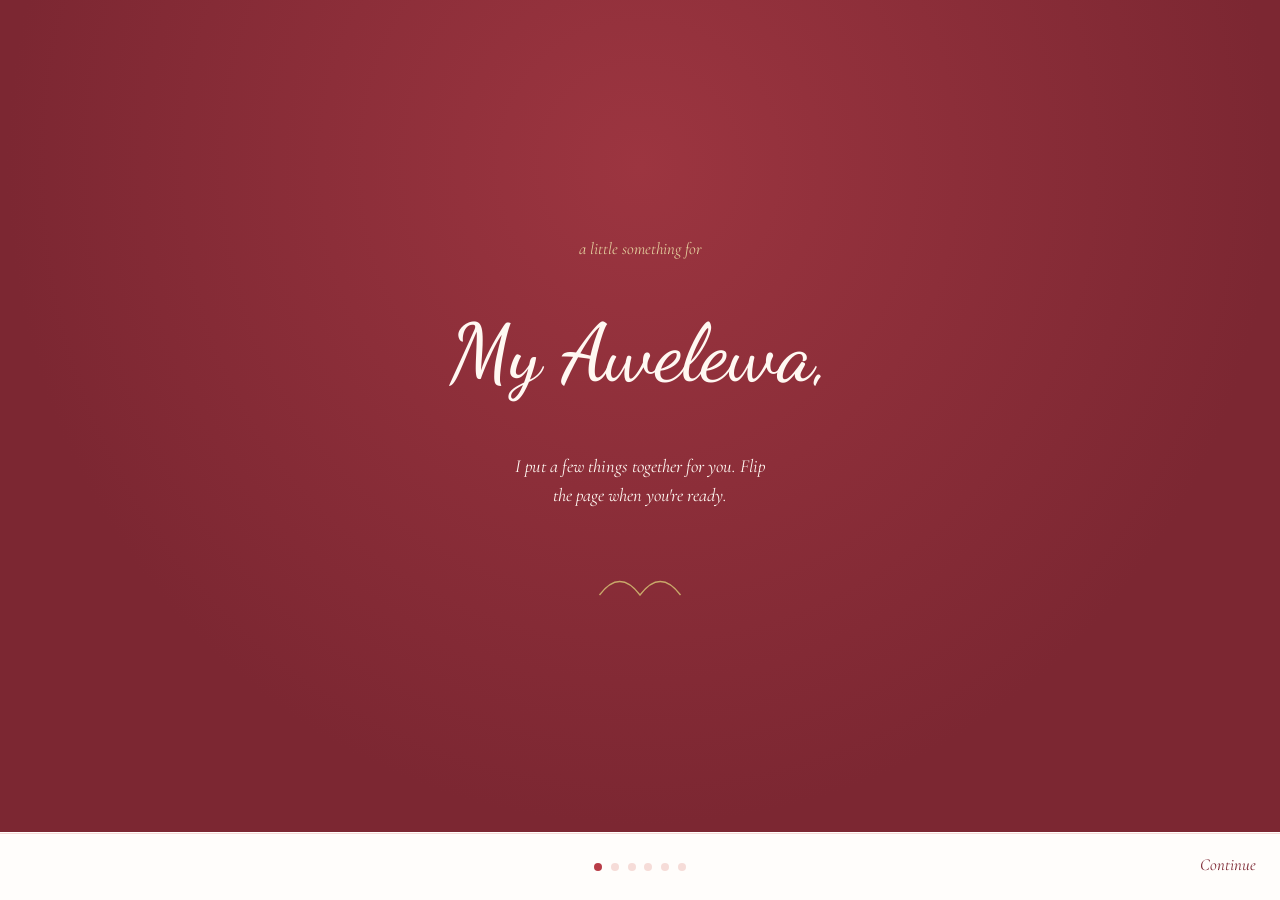
<file: index.html>
<!DOCTYPE html>
<html lang="en">
<head>
<meta charset="UTF-8">
<meta name="viewport" content="width=device-width, initial-scale=1.0">
<title>For You</title>

<!--
  ============================================================
  HOW TO EDIT THIS SITE — read me first
  ============================================================
  This site is now six separate pages that link to one another
  with "Back" / "Continue" buttons at the bottom, plus dots
  showing which page you're on:

    index.html  →  letter.html  →  story.html
    →  gallery.html  →  countdown.html  →  closing.html

  1. Keep all files (the .html pages, styles.css, and any
     photos you add) in the SAME folder — the links between
     pages and the shared styling depend on that.
  2. Search each page for "EDIT:" comments — those mark text
     you should personalize.
  3. To add a photo, find a box that says "+ Add Photo" and
     replace the <div class="photo-placeholder">...</div> with:
       <img src="your-photo.jpg" alt="describe the photo">
  4. Colors, fonts and layout all live in styles.css, so a
     change there (e.g. the --red or --gold variables) updates
     every page at once.
  ============================================================
-->

<link rel="preconnect" href="https://fonts.googleapis.com">
<link rel="preconnect" href="https://fonts.gstatic.com" crossorigin>
<link href="https://fonts.googleapis.com/css2?family=Cormorant+Garamond:ital,wght@0,400;0,500;0,600;1,400&family=Dancing+Script:wght@500;700&display=swap" rel="stylesheet">
<link rel="stylesheet" href="styles.css">
</head>
<body>

  <main class="page-content">
    <section class="hero">
      <p class="hero-kicker"><!-- EDIT: small intro line -->a little something for</p>
      <h1 class="hero-title"><!-- EDIT: partner's name -->My Awelewa,</h1>
      <p class="hero-sub"><!-- EDIT: hero subheading -->I put a few things together for you. Flip the page when you're ready.</p>

      <svg class="hero-mark" viewBox="0 0 100 40" fill="none" xmlns="http://www.w3.org/2000/svg" aria-hidden="true">
        <path d="M5 20 C 20 0, 35 0, 50 20 C 65 0, 80 0, 95 20" stroke="#c9a86a" stroke-width="1.5"/>
      </svg>
    </section>
  </main>

  <nav class="page-nav" aria-label="Page navigation">
    <span class="nav-spacer">Back</span>
    <div class="page-dots" aria-hidden="true">
      <span class="dot active"></span>
      <span class="dot"></span>
      <span class="dot"></span>
      <span class="dot"></span>
      <span class="dot"></span>
      <span class="dot"></span>
    </div>
    <a class="nav-link next" href="letter.html">Continue</a>
  </nav>

</body>
</html>
</file>
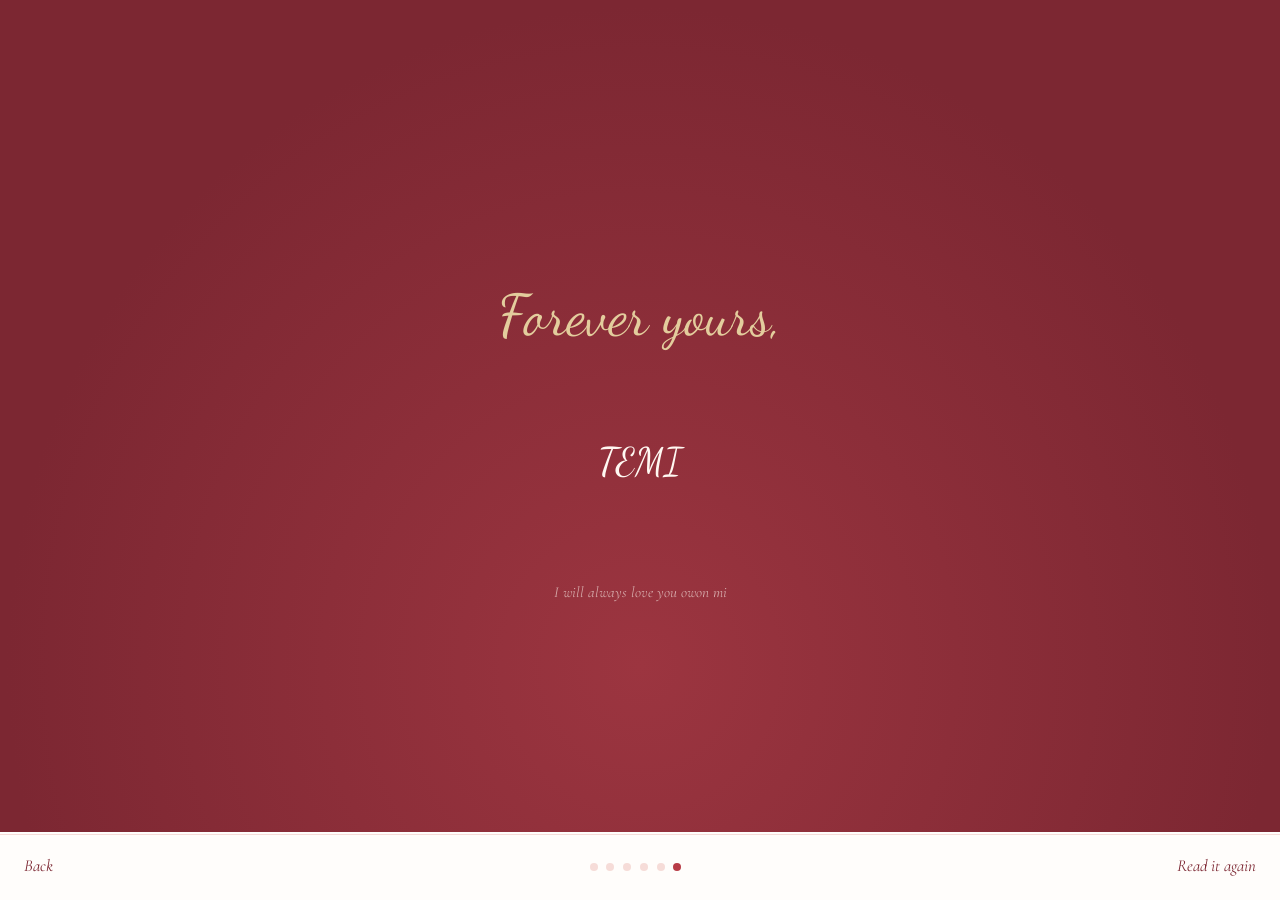
<file: closing.html>
<!DOCTYPE html>
<html lang="en">
<head>
<meta charset="UTF-8">
<meta name="viewport" content="width=device-width, initial-scale=1.0">
<title>For You</title>
<link rel="preconnect" href="https://fonts.googleapis.com">
<link rel="preconnect" href="https://fonts.gstatic.com" crossorigin>
<link href="https://fonts.googleapis.com/css2?family=Cormorant+Garamond:ital,wght@0,400;0,500;0,600;1,400&family=Dancing+Script:wght@500;700&display=swap" rel="stylesheet">
<link rel="stylesheet" href="styles.css">
</head>
<body>

  <main class="page-content">
    <section class="closing">
      <p class="closing-script">Forever yours,</p>
      <p class="closing-name"><!-- EDIT: your name -->TEMI</p>
      <p class="closing-note"><!-- EDIT: optional small note -->I will always love you owon mi</p>
    </section>
  </main>

  <nav class="page-nav" aria-label="Page navigation">
    <a class="nav-link" href="countdown.html">Back</a>
    <div class="page-dots" aria-hidden="true">
      <span class="dot"></span>
      <span class="dot"></span>
      <span class="dot"></span>
      <span class="dot"></span>
      <span class="dot"></span>
      <span class="dot active"></span>
    </div>
    <a class="nav-link next" href="index.html">Read it again</a>
  </nav>

</body>
</html>
</file>
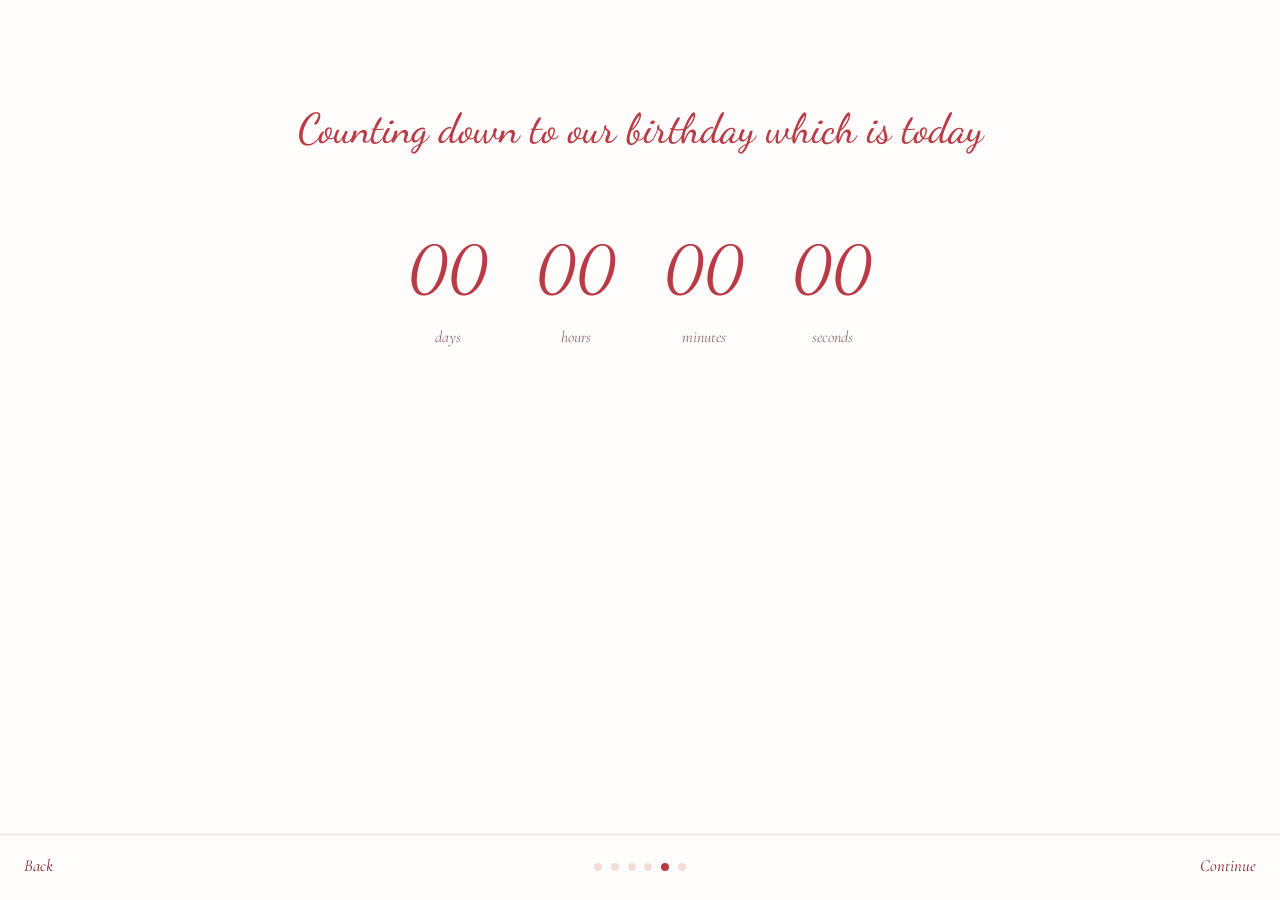
<file: countdown.html>
<!DOCTYPE html>
<html lang="en">
<head>
<meta charset="UTF-8">
<meta name="viewport" content="width=device-width, initial-scale=1.0">
<title>For You — Counting Down</title>
<link rel="preconnect" href="https://fonts.googleapis.com">
<link rel="preconnect" href="https://fonts.gstatic.com" crossorigin>
<link href="https://fonts.googleapis.com/css2?family=Cormorant+Garamond:ital,wght@0,400;0,500;0,600;1,400&family=Dancing+Script:wght@500;700&display=swap" rel="stylesheet">
<link rel="stylesheet" href="styles.css">
</head>
<body>

  <main class="page-content">
    <section class="section countdown">
      <h2 class="story-heading" style="color: var(--red);">
        <!-- EDIT: what you're counting down to -->
        Counting down to our birthday which is today
      </h2>
      <div class="countdown-grid">
        <div class="countdown-unit"><span class="num" id="cd-days">00</span><span class="label">days</span></div>
        <div class="countdown-unit"><span class="num" id="cd-hours">00</span><span class="label">hours</span></div>
        <div class="countdown-unit"><span class="num" id="cd-mins">00</span><span class="label">minutes</span></div>
        <div class="countdown-unit"><span class="num" id="cd-secs">00</span><span class="label">seconds</span></div>
      </div>
    </section>
  </main>

  <nav class="page-nav" aria-label="Page navigation">
    <a class="nav-link" href="gallery.html">Back</a>
    <div class="page-dots" aria-hidden="true">
      <span class="dot"></span>
      <span class="dot"></span>
      <span class="dot"></span>
      <span class="dot"></span>
      <span class="dot active"></span>
      <span class="dot"></span>
    </div>
    <a class="nav-link next" href="closing.html">Continue</a>
  </nav>

  <script>
    // EDIT: set your target date here — format is "Month Day, Year HH:MM:SS"
    const targetDate = new Date("September 26, 2027 00:00:00").getTime();

    function updateCountdown() {
      const now = new Date().getTime();
      const distance = Math.max(targetDate - now, 0);

      const days = Math.floor(distance / (1000 * 60 * 60 * 24));
      const hours = Math.floor((distance % (1000 * 60 * 60 * 24)) / (1000 * 60 * 60));
      const mins = Math.floor((distance % (s1000 * 60 * 60)) / (1000 * 60));
      const secs = Math.floor((distance % (1000 * 60)) / 1000);

      document.getElementById("cd-days").textContent = String(days).padStart(2, "0");
      document.getElementById("cd-hours").textContent = String(hours).padStart(2, "0");
      document.getElementById("cd-mins").textContent = String(mins).padStart(2, "0");
      document.getElementById("cd-secs").textContent = String(secs).padStart(2, "0");
    }

    updateCountdown();
    setInterval(updateCountdown, 1000);
  </script>

</body>
</html>
</file>
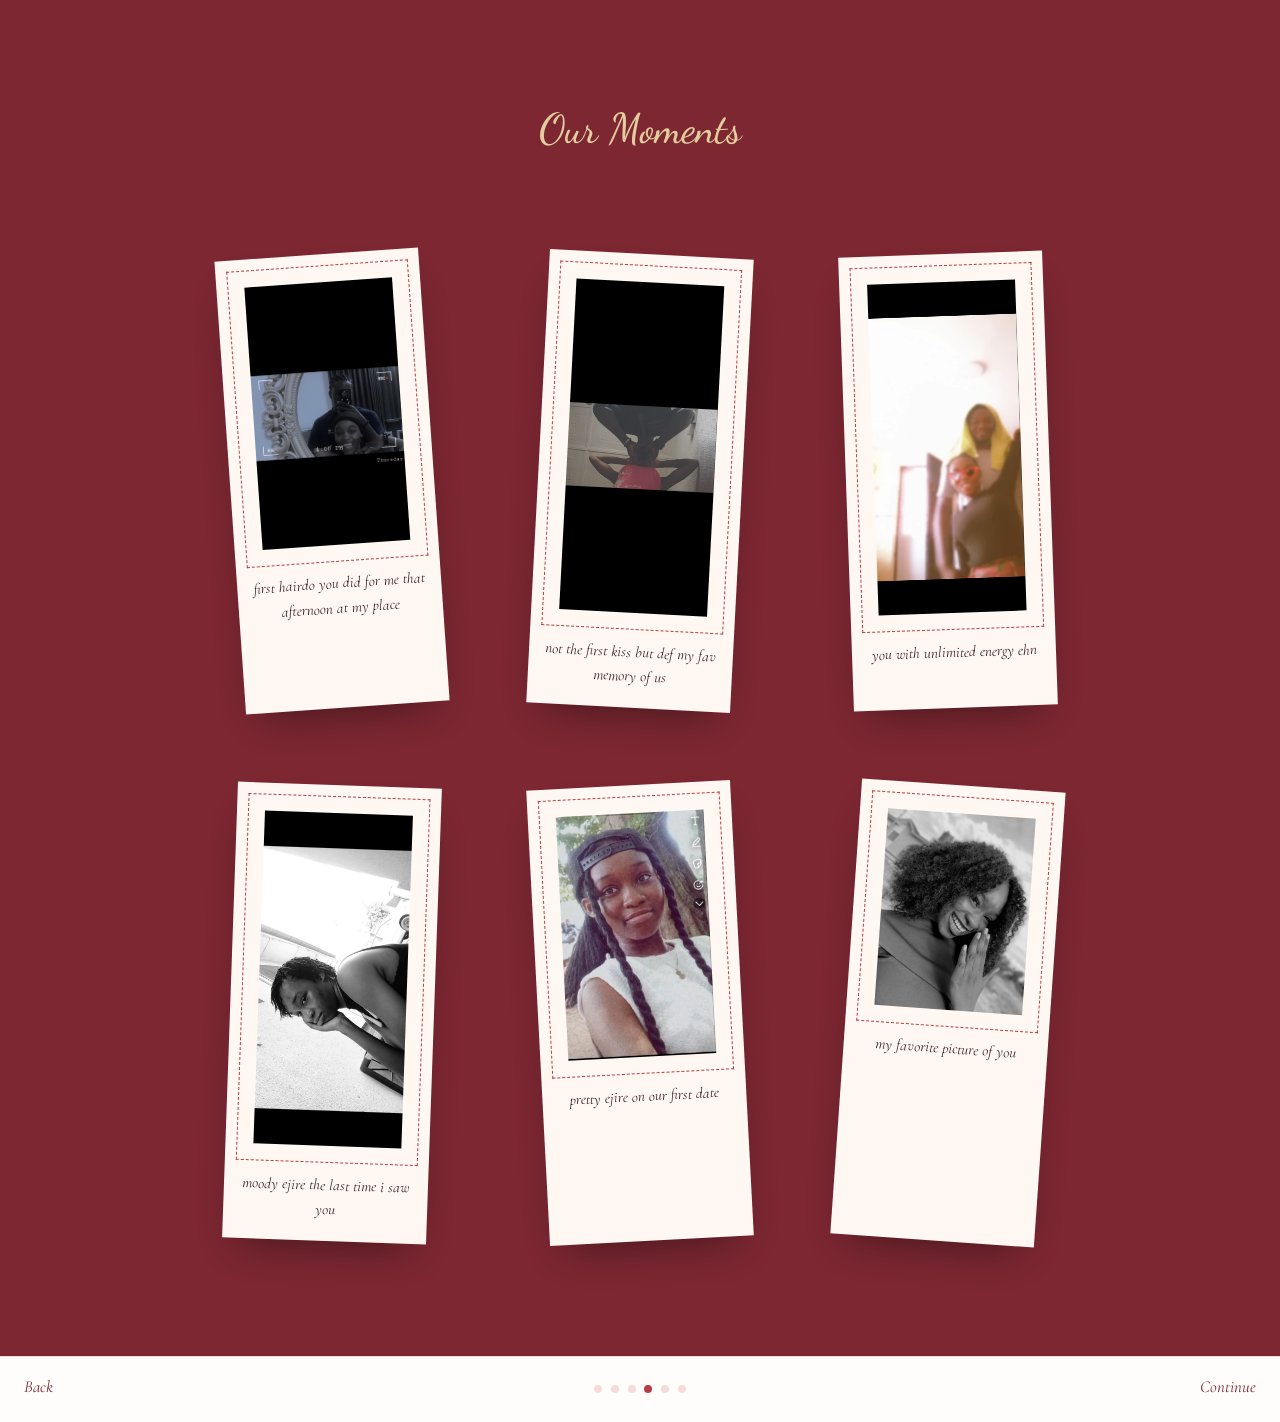
<file: gallery.html>
<!DOCTYPE html>
<html lang="en">
<head>
<meta charset="UTF-8">
<meta name="viewport" content="width=device-width, initial-scale=1.0">
<title>For You — Our Moments</title>
<link rel="preconnect" href="https://fonts.googleapis.com">
<link rel="preconnect" href="https://fonts.gstatic.com" crossorigin>
<link href="https://fonts.googleapis.com/css2?family=Cormorant+Garamond:ital,wght@0,400;0,500;0,600;1,400&family=Dancing+Script:wght@500;700&display=swap" rel="stylesheet">
<link rel="stylesheet" href="styles.css">
</head>
<body>

  <main class="page-content">
    <section class="section gallery">
      <h2 class="story-heading">Our Moments</h2>
      <div class="polaroids">

        <figure class="polaroid">
          <div class="photo-placeholder"><img src="img1.jpeg" alt="first hairdo you did for me"></div>
          <figcaption><!-- EDIT: caption -->first hairdo you did for me that afternoon at my place</figcaption>
        </figure>

        <figure class="polaroid">
          <div class="photo-placeholder"><img src="img2.jpeg" alt="not the first kiss"></div>
          <figcaption>not the first kiss but def my fav memory of us</figcaption>
        </figure>

        <figure class="polaroid">
          <div class="photo-placeholder"><img src="img3.jpeg" alt="you with unlimited energy"></div>
          <figcaption>you with unlimited energy ehn</figcaption>
        </figure>

        <figure class="polaroid">
          <div class="photo-placeholder"><img src="img4.jpeg" alt="moody ejire"></div>
          <figcaption>moody ejire the last time i saw you</figcaption>
        </figure>

        <figure class="polaroid">
          <div class="photo-placeholder"><img src="img6.jpeg" alt="pretty ejire"></div>
          <figcaption>pretty ejire on our first date</figcaption>
        </figure>

        <figure class="polaroid">
          <div class="photo-placeholder"><img src="img5.jpeg" alt=""></div>
          <figcaption>my favorite picture of you</figcaption>
        </figure>

        <!--
          Example of a real photo once you have one:
          <figure class="polaroid">
            <img src="photo1.jpg" alt="Us at the beach">
            <figcaption>that afternoon at the beach</figcaption>
          </figure>
        -->
      </div>
    </section>
  </main>

  <nav class="page-nav" aria-label="Page navigation">
    <a class="nav-link" href="story.html">Back</a>
    <div class="page-dots" aria-hidden="true">
      <span class="dot"></span>
      <span class="dot"></span>
      <span class="dot"></span>
      <span class="dot active"></span>
      <span class="dot"></span>
      <span class="dot"></span>
    </div>
    <a class="nav-link next" href="countdown.html">Continue</a>
  </nav>

</body>
</html>
</file>
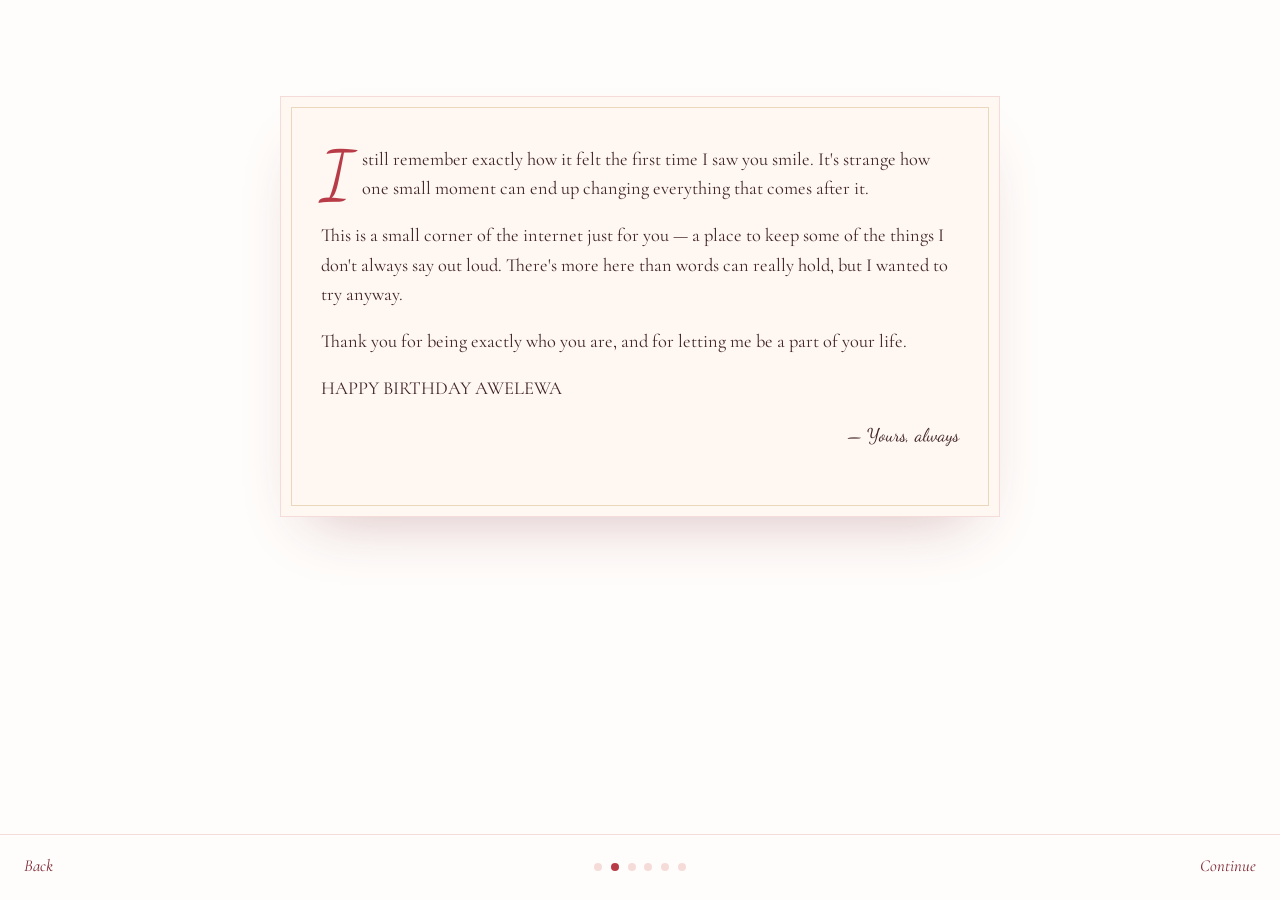
<file: letter.html>
<!DOCTYPE html>
<html lang="en">
<head>
<meta charset="UTF-8">
<meta name="viewport" content="width=device-width, initial-scale=1.0">
<title>For You — A Letter</title>
<link rel="preconnect" href="https://fonts.googleapis.com">
<link rel="preconnect" href="https://fonts.gstatic.com" crossorigin>
<link href="https://fonts.googleapis.com/css2?family=Cormorant+Garamond:ital,wght@0,400;0,500;0,600;1,400&family=Dancing+Script:wght@500;700&display=swap" rel="stylesheet">
<link rel="stylesheet" href="styles.css">
</head>
<body>

  <main class="page-content">
    <section class="section letter">
      <div class="section-inner">
        <div class="letter-page">
          <p>
            <span class="letter-dropcap">I</span>
            <!-- EDIT: opening line of your letter -->
            still remember exactly how it felt the first time I saw you smile. It's strange
            how one small moment can end up changing everything that comes after it.
          </p>
          <p>
            <!-- EDIT: second paragraph -->
            This is a small corner of the internet just for you — a place to keep some of
            the things I don't always say out loud. There's more here than words can really
            hold, but I wanted to try anyway.
          </p>
          <p>
            <!-- EDIT: third paragraph -->
            Thank you for being exactly who you are, and for letting me be a part of your life.
          </p>
          <p>
            <!-- EDIT: third paragraph -->
            HAPPY BIRTHDAY AWELEWA
          </p>
          <p class="letter-sign"><!-- EDIT: your name -->— Yours, always</p>
        </div>
      </div>
    </section>
  </main>

  <nav class="page-nav" aria-label="Page navigation">
    <a class="nav-link" href="index.html">Back</a>
    <div class="page-dots" aria-hidden="true">
      <span class="dot"></span>
      <span class="dot active"></span>
      <span class="dot"></span>
      <span class="dot"></span>
      <span class="dot"></span>
      <span class="dot"></span>
    </div>
    <a class="nav-link next" href="story.html">Continue</a>
  </nav>

</body>
</html>
</file>
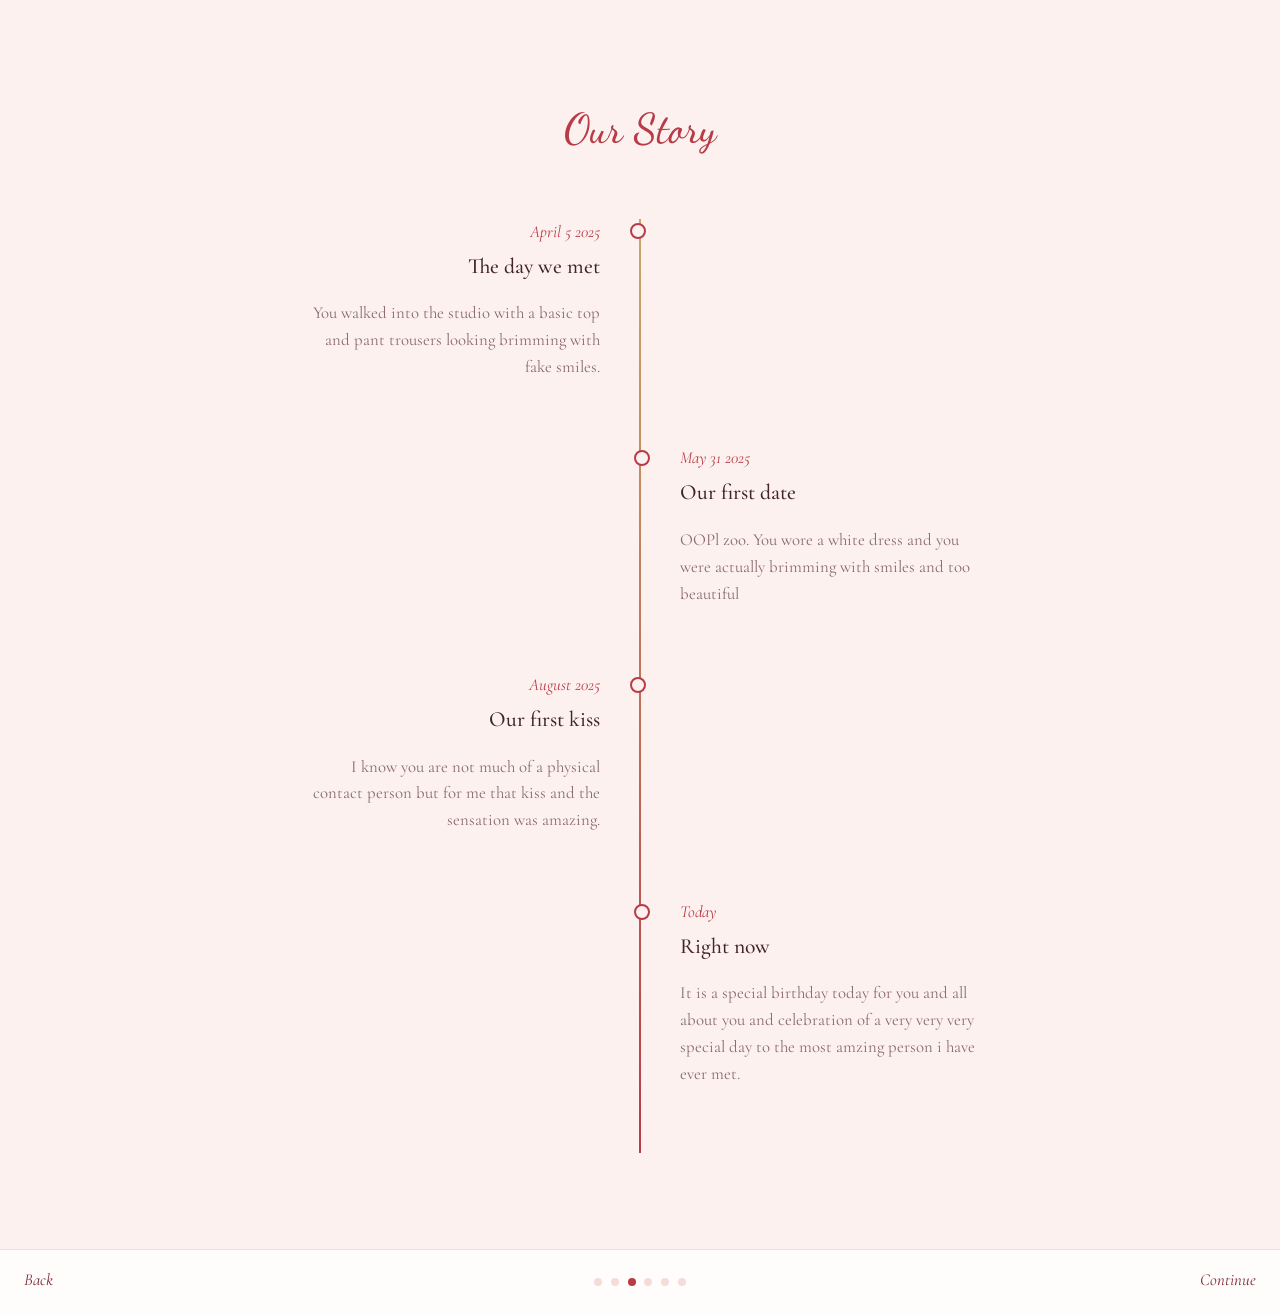
<file: story.html>
<!DOCTYPE html>
<html lang="en">
<head>
<meta charset="UTF-8">
<meta name="viewport" content="width=device-width, initial-scale=1.0">
<title>For You — Our Story</title>
<link rel="preconnect" href="https://fonts.googleapis.com">
<link rel="preconnect" href="https://fonts.gstatic.com" crossorigin>
<link href="https://fonts.googleapis.com/css2?family=Cormorant+Garamond:ital,wght@0,400;0,500;0,600;1,400&family=Dancing+Script:wght@500;700&display=swap" rel="stylesheet">
<link rel="stylesheet" href="styles.css">
</head>
<body>

  <main class="page-content">
    <section class="section story">
      <h2 class="story-heading">Our Story</h2>
      <div class="timeline">

        <div class="t-entry">
          <span class="t-date"><!-- EDIT: date -->April 5 2025</span>
          <h3 class="t-title"><!-- EDIT: milestone title -->The day we met</h3>
          <p class="t-text"><!-- EDIT: short description -->You walked into the studio with a basic top and pant trousers looking brimming with fake smiles.</p>
        </div>

        <div class="t-entry">
          <span class="t-date">May 31 2025</span>
          <h3 class="t-title">Our first date</h3>
          <p class="t-text">OOPl zoo. You wore a white dress and you were actually brimming with smiles and too beautiful</p>
        </div>

        <div class="t-entry">
          <span class="t-date">August 2025</span>
          <h3 class="t-title">Our first kiss</h3>
          <p class="t-text">I know you are not much of a physical contact person but for me that kiss and the sensation was amazing.</p>
        </div>

        <div class="t-entry">
          <span class="t-date">Today</span>
          <h3 class="t-title">Right now</h3>
          <p class="t-text">It is a special birthday today for you and all about you and celebration of a very very very special day to the most amzing person i have ever met.</p>
        </div>

        <!--
          To add more entries, copy one whole <div class="t-entry">...</div>
          block and paste it before the closing </div> of .timeline.
          Entries automatically alternate left/right on desktop and
          stack in order on mobile.
        -->
      </div>
    </section>
  </main>

  <nav class="page-nav" aria-label="Page navigation">
    <a class="nav-link" href="letter.html">Back</a>
    <div class="page-dots" aria-hidden="true">
      <span class="dot"></span>
      <span class="dot"></span>
      <span class="dot active"></span>
      <span class="dot"></span>
      <span class="dot"></span>
      <span class="dot"></span>
    </div>
    <a class="nav-link next" href="gallery.html">Continue</a>
  </nav>

</body>
</html>
</file>
<file: styles.css>
:root {
  --white: #fffdfb;
  --blush: #fdf1ef;
  --blush-deep: #f6dcd8;
  --red: #b83c47;
  --red-deep: #7c2732;
  --red-mid: #9c3540;
  --gold: #c9a86a;
  --gold-soft: #e3cd9d;
  --ink: #402426;
  --ink-light: #8a6a6c;
  --cream: #fff8f2;

  --serif: "Cormorant Garamond", serif;
  --script: "Dancing Script", cursive;
}

* { box-sizing: border-box; }

html { scroll-behavior: smooth; }

body {
  margin: 0;
  font-family: var(--serif);
  background: var(--white);
  color: var(--ink);
  font-size: 19px;
  line-height: 1.6;
  min-height: 100vh;
  display: flex;
  flex-direction: column;
}

h1, h2, h3 { margin: 0; font-weight: 500; }

a { color: inherit; }

img { display: block; max-width: 100%; }

:focus-visible {
  outline: 2px solid var(--gold);
  outline-offset: 3px;
}

main.page-content {
  flex: 1;
}

.section {
  padding: 6rem 1.5rem;
}

.section-inner {
  max-width: 720px;
  margin: 0 auto;
}

/* ---------- COVER / HERO ---------- */

.hero {
  min-height: calc(100vh - 68px);
  display: flex;
  flex-direction: column;
  align-items: center;
  justify-content: center;
  text-align: center;
  background: radial-gradient(ellipse at 50% 20%, var(--red-mid), var(--red-deep) 70%);
  color: var(--cream);
  padding: 2rem 1.5rem;
}

.hero-kicker {
  font-style: italic;
  font-size: 1.05rem;
  color: var(--gold-soft);
  opacity: 0;
  animation: rise 1s ease-out 0.2s forwards;
}

.hero-title {
  font-family: var(--script);
  font-size: clamp(2.6rem, 9vw, 5rem);
  margin: 0.6rem 0 1rem;
  color: var(--cream);
  opacity: 0;
  animation: rise 1s ease-out 0.5s forwards;
}

.hero-sub {
  font-style: italic;
  color: var(--cream);
  max-width: 34ch;
  font-size: 1.15rem;
  opacity: 0;
  animation: rise 1s ease-out 0.8s forwards;
}

.hero-mark {
  margin-top: 3rem;
  width: 90px;
  opacity: 0;
  animation: rise 1s ease-out 1.1s forwards;
}

@keyframes rise {
  from { opacity: 0; transform: translateY(14px); }
  to   { opacity: 1; transform: translateY(0); }
}

@media (prefers-reduced-motion: reduce) {
  .hero-kicker, .hero-title, .hero-sub, .hero-mark {
    animation: none !important;
    opacity: 1 !important;
  }
}

/* ---------- LETTER ---------- */

.letter {
  background: var(--white);
}

.letter-page {
  background: var(--cream);
  padding: 3rem 2.5rem;
  box-shadow: 0 30px 60px -30px rgba(124, 39, 50, 0.3);
  border: 1px solid var(--blush-deep);
  position: relative;
}

.letter-page::before {
  content: "";
  position: absolute;
  inset: 10px;
  border: 1px solid rgba(201, 168, 106, 0.4);
  pointer-events: none;
}

.letter-dropcap {
  font-family: var(--script);
  font-size: 4.2rem;
  line-height: 0.7;
  float: left;
  padding-right: 0.15em;
  padding-top: 0.1em;
  color: var(--red);
}

.letter-page p {
  margin: 0 0 1.1rem;
  font-size: 1.15rem;
  color: var(--ink);
}

.letter-sign {
  margin-top: 2rem;
  text-align: right;
  font-family: var(--script);
  font-size: 1.9rem;
  color: var(--red);
}

/* ---------- TIMELINE ---------- */

.story {
  background: var(--blush);
}

.story-heading {
  text-align: center;
  font-family: var(--script);
  font-size: 2.6rem;
  color: var(--red);
  margin-bottom: 3.5rem;
}

.timeline {
  position: relative;
  max-width: 760px;
  margin: 0 auto;
}

.timeline::before {
  content: "";
  position: absolute;
  left: 50%;
  top: 0;
  bottom: 0;
  width: 2px;
  background: linear-gradient(var(--gold), var(--red));
  transform: translateX(-50%);
}

.t-entry {
  position: relative;
  width: 50%;
  padding: 0 2.5rem 3rem;
}

.t-entry:nth-child(odd) {
  left: 0;
  text-align: right;
}

.t-entry:nth-child(even) {
  left: 50%;
  text-align: left;
}

.t-entry::after {
  content: "";
  position: absolute;
  top: 0.3rem;
  width: 12px;
  height: 12px;
  border-radius: 50%;
  background: var(--blush);
  border: 2px solid var(--red);
}

.t-entry:nth-child(odd)::after { right: -6px; }
.t-entry:nth-child(even)::after { left: -6px; }

.t-date {
  font-style: italic;
  color: var(--red);
  font-size: 1.05rem;
  display: block;
  margin-bottom: 0.2rem;
}

.t-title {
  font-size: 1.35rem;
  margin-bottom: 0.4rem;
}

.t-text {
  color: var(--ink-light);
  font-size: 1.05rem;
}

/* ---------- GALLERY ---------- */

.gallery {
  background: var(--red-deep);
  color: var(--cream);
}

.gallery .story-heading {
  color: var(--gold-soft);
}

.polaroids {
  display: grid;
  grid-template-columns: repeat(3, 1fr);
  gap: 2.5rem 1.5rem;
  max-width: 900px;
  margin: 0 auto;
  padding-top: 1rem;
}

.polaroid {
  background: var(--cream);
  padding: 0.7rem 0.7rem 1.2rem;
  box-shadow: 0 20px 40px -18px rgba(0,0,0,0.45);
  transition: transform 0.3s ease;
}

.polaroid:hover, .polaroid:focus-within {
  transform: translateY(-6px) rotate(0deg) !important;
}

.polaroid:nth-child(1) { transform: rotate(-4deg); }
.polaroid:nth-child(2) { transform: rotate(3deg); }
.polaroid:nth-child(3) { transform: rotate(-2deg); }
.polaroid:nth-child(4) { transform: rotate(2deg); }
.polaroid:nth-child(5) { transform: rotate(-3deg); }
.polaroid:nth-child(6) { transform: rotate(4deg); }

.photo-placeholder {
  aspect-ratio: 1 / 1;
  border: 1.5px dashed var(--red);
  display: flex;
  align-items: center;
  justify-content: center;
  color: var(--ink-light);
  font-size: 0.95rem;
  font-style: italic;
  text-align: center;
  padding: 1rem;
}

.polaroid figcaption {
  text-align: center;
  color: var(--ink);
  font-style: italic;
  margin-top: 0.6rem;
  font-size: 0.95rem;
}

/* ---------- COUNTDOWN ---------- */

.countdown {
  background: var(--white);
  text-align: center;
}

.countdown-grid {
  display: flex;
  justify-content: center;
  gap: clamp(1.2rem, 5vw, 3rem);
  margin-top: 2.5rem;
  flex-wrap: wrap;
}

.countdown-unit .num {
  font-family: var(--script);
  font-size: clamp(2.6rem, 8vw, 4rem);
  color: var(--red);
  display: block;
}

.countdown-unit .label {
  font-style: italic;
  color: var(--ink-light);
  font-size: 1rem;
}

/* ---------- CLOSING ---------- */

.closing {
  background: radial-gradient(ellipse at 50% 80%, var(--red-mid), var(--red-deep) 70%);
  color: var(--cream);
  text-align: center;
  min-height: calc(100vh - 68px);
  display: flex;
  flex-direction: column;
  align-items: center;
  justify-content: center;
}

.closing-script {
  font-family: var(--script);
  font-size: clamp(2.4rem, 7vw, 3.6rem);
  color: var(--gold-soft);
}

.closing-name {
  font-family: var(--script);
  font-size: clamp(1.8rem, 5vw, 2.4rem);
  margin-top: 0.8rem;
}

.closing-note {
  margin-top: 3rem;
  font-style: italic;
  font-size: 0.95rem;
  color: rgba(255, 248, 242, 0.6);
}

/* ---------- PAGE NAVIGATION ---------- */

.page-nav {
  display: flex;
  align-items: center;
  justify-content: space-between;
  gap: 1rem;
  padding: 1.1rem 1.5rem;
  background: var(--white);
  border-top: 1px solid var(--blush-deep);
  flex-wrap: wrap;
}

.page-nav .nav-link {
  font-family: var(--serif);
  font-style: italic;
  font-size: 1.05rem;
  color: var(--red-deep);
  text-decoration: none;
  border-bottom: 1px solid transparent;
  padding-bottom: 2px;
  transition: border-color 0.2s ease, color 0.2s ease;
  min-width: 70px;
}

.page-nav .nav-link:hover,
.page-nav .nav-link:focus-visible {
  border-color: var(--gold);
}

.page-nav .nav-link.next {
  text-align: right;
}

.page-nav .nav-spacer {
  min-width: 70px;
  visibility: hidden;
}

.page-dots {
  display: flex;
  gap: 0.55rem;
}

.page-dots .dot {
  width: 8px;
  height: 8px;
  border-radius: 50%;
  background: var(--blush-deep);
}

.page-dots .dot.active {
  background: var(--red);
}

/* ---------- RESPONSIVE ---------- */

@media (max-width: 720px) {
  .section { padding: 4.5rem 1.25rem; }

  .letter-page { padding: 2.2rem 1.4rem; }

  .timeline::before { left: 18px; }

  .t-entry {
    width: 100%;
    left: 0 !important;
    text-align: left !important;
    padding: 0 0 2.5rem 3rem;
  }

  .t-entry::after {
    left: 12px !important;
    right: auto !important;
  }

  .polaroids {
    grid-template-columns: repeat(2, 1fr);
    gap: 2rem 1rem;
  }

  .page-nav { padding: 1rem; }
}

@media (max-width: 420px) {
  .polaroids { grid-template-columns: 1fr; max-width: 260px; }
}
</file>
